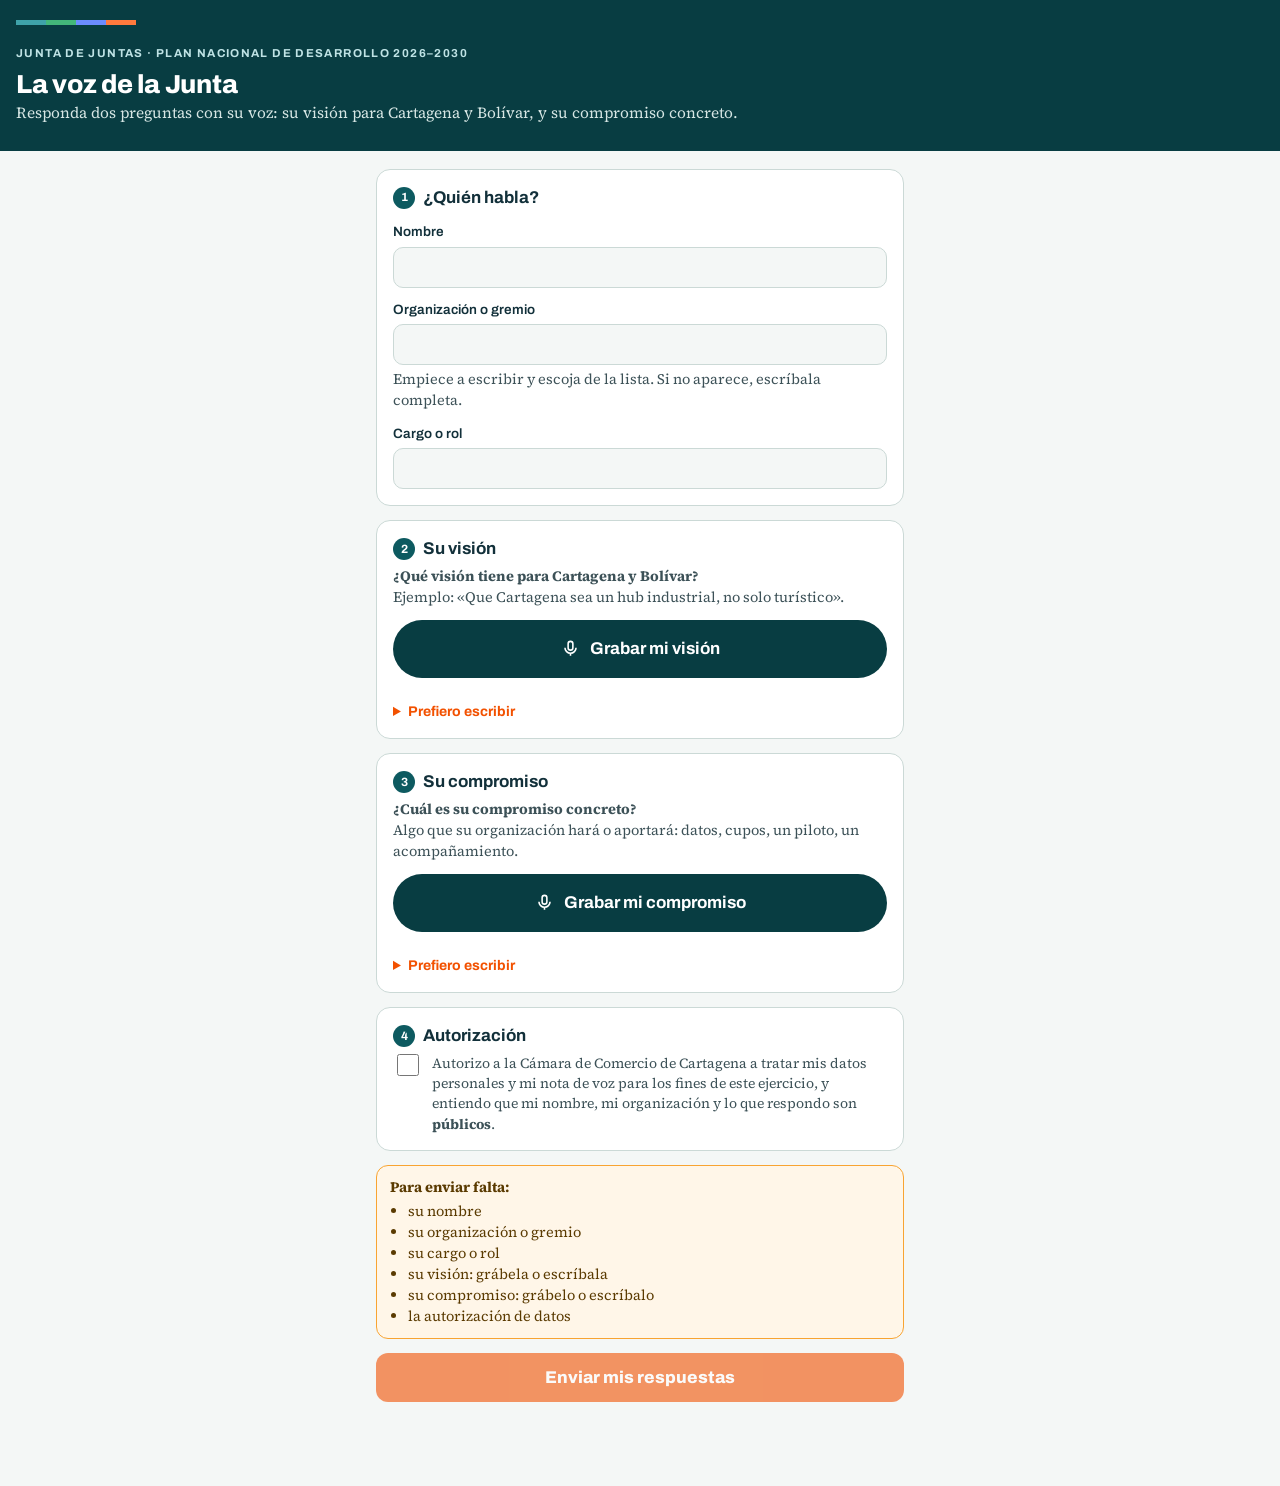
<file: index.html>
<!doctype html>
<html lang="es">
<head>
<meta charset="utf-8">
<meta name="viewport" content="width=device-width,initial-scale=1,viewport-fit=cover">
<title>La voz de la Junta</title>
<meta name="theme-color" content="#083D42">
<link rel="preconnect" href="https://fonts.googleapis.com"><link rel="preconnect" href="https://fonts.gstatic.com" crossorigin>
<link href="https://fonts.googleapis.com/css2?family=Archivo:wght@500;600;700;800&family=Source+Serif+4:wght@400;600&display=swap" rel="stylesheet">
<style>
:root{--p1:#0D5A60;--p1d:#083D42;--p2:#20975A;--acc:#F25100;--oro:#FFB600;--inv:#0038E3;--ink:#12303A;--ink2:#3C5157;--gris:#5A6B6E;--fondo:#F4F7F6;--crema:#EAF1EF;--sup:#FFFFFF;--linea:#CBD9D6;--mono:#E7EFED;--ok:#20975A;--bad:#B23A1A}
@media (prefers-color-scheme: dark){:root:not([data-theme="light"]){--p1:#3FA3AA;--p1d:#0B3A3F;--p2:#43B77A;--acc:#FF7A3D;--oro:#FFC43D;--inv:#6B8CFF;--ink:#DDE8E6;--ink2:#B9C9C6;--gris:#93A7A4;--fondo:#0E1D21;--crema:#14282D;--sup:#122428;--linea:#2A4348;--mono:#0B1518;--ok:#43B77A;--bad:#E86A45}}
:root[data-theme="dark"]{--p1:#3FA3AA;--p1d:#0B3A3F;--p2:#43B77A;--acc:#FF7A3D;--oro:#FFC43D;--inv:#6B8CFF;--ink:#DDE8E6;--ink2:#B9C9C6;--gris:#93A7A4;--fondo:#0E1D21;--crema:#14282D;--sup:#122428;--linea:#2A4348;--mono:#0B1518;--ok:#43B77A;--bad:#E86A45}
*{box-sizing:border-box}
body{margin:0;background:var(--fondo);color:var(--ink);font-family:"Source Serif 4",Georgia,serif;font-size:17px;line-height:1.45;-webkit-font-smoothing:antialiased}
h1,h2,h3,label,button,.ey,.chip,.nota,.pend,input,select,textarea{font-family:Archivo,"Helvetica Neue",Arial,sans-serif}
.top{background:#083D42;color:#fff;padding:20px 16px 26px}
.f4{display:grid;grid-template-columns:repeat(4,1fr);height:5px;width:120px;margin-bottom:14px}.f4 i:nth-child(1){background:#3FA3AA}.f4 i:nth-child(2){background:#43B77A}.f4 i:nth-child(3){background:#6B8CFF}.f4 i:nth-child(4){background:#FF7A3D}
.ey{font-size:11.5px;letter-spacing:.12em;text-transform:uppercase;font-weight:700;color:#BFE3E5}
.top h1{margin:6px 0 4px;font-size:26px;line-height:1.1;font-weight:800;letter-spacing:-.01em}
.top p{margin:0;color:#D6E6E4;font-size:15.5px}
main{max-width:560px;margin:0 auto;padding:18px 16px 60px}
.caja{background:var(--sup);border:1px solid var(--linea);border-radius:14px;padding:16px;margin-bottom:14px}
h2{font-size:17px;font-weight:700;margin:0 0 4px;display:flex;align-items:center;gap:8px}
h2 .n{width:22px;height:22px;border-radius:50%;background:var(--p1);color:#fff;font-size:12px;display:grid;place-items:center;flex:none}
.ayuda{font-size:14.5px;color:var(--ink2);margin:0 0 12px}
label{display:block;font-size:13.5px;font-weight:600;margin:12px 0 5px;color:var(--ink)}
label small{font-weight:500;color:var(--gris)}
input[type=text],textarea{width:100%;font-size:16.5px;padding:11px 12px;border:1.5px solid var(--linea);border-radius:10px;background:var(--fondo);color:var(--ink);font-weight:500}
textarea{min-height:96px;resize:vertical;font-family:"Source Serif 4",Georgia,serif;font-weight:400;line-height:1.4}
input:focus,textarea:focus{outline:2px solid var(--acc);outline-offset:1px;border-color:transparent}
.yo{display:flex;justify-content:space-between;align-items:center;gap:10px;font-family:Archivo,sans-serif;font-size:14.5px}
.yo b{display:block;font-size:16px}
.link{background:none;border:0;color:var(--acc);font-weight:700;font-size:14px;cursor:pointer;padding:6px 0}
.voz{display:flex;align-items:center;gap:12px;flex-wrap:wrap;margin-top:10px}
.grabar{display:flex;justify-content:center;width:100%;align-items:center;gap:10px;min-height:58px;font-size:17px!important;background:var(--p1d);color:#fff;border:0;border-radius:99px;padding:12px 18px;font-size:15.5px;font-weight:700;cursor:pointer}
.grabar svg{width:19px;height:19px;stroke:currentColor;fill:none;stroke-width:2}
.grabar.rec{background:var(--bad)}
.grabar.rec::before{content:"";width:9px;height:9px;border-radius:50%;background:#fff;animation:p 1s infinite}
@keyframes p{50%{opacity:.2}}
.tiempo{font-family:Archivo,sans-serif;font-weight:700;font-variant-numeric:tabular-nums;color:var(--ink2)}
.lista{display:flex;align-items:center;gap:10px;flex-wrap:wrap;font-family:Archivo,sans-serif;font-size:14px;background:var(--crema);border-radius:10px;padding:8px 12px;width:100%}
.lista audio{height:34px;max-width:100%}
.consent{display:flex;gap:10px;align-items:flex-start;font-size:14px;color:var(--ink2);margin:0}
.consent input{width:22px;height:22px;flex:none;margin-top:1px;accent-color:#0D5A60}
.falta{margin:0 0 10px;padding:11px 13px;border-radius:12px;background:#FFF6E8;border:1.5px solid #F8A432;font-size:14.5px;line-height:1.45;color:#5A3A00}
.falta b{display:block;margin-bottom:3px;font-weight:700}
.falta ul{margin:0;padding-left:18px}
.enviar:disabled{opacity:.45;cursor:not-allowed}
.caja.pide{box-shadow:0 0 0 2px #F8A432 inset}
.consent label{font-family:"Source Serif 4",Georgia,serif;font-weight:400;font-size:14px;margin:0;color:var(--ink2)}
.enviar{width:100%;background:#F25100;color:#fff;border:0;border-radius:12px;padding:15px;font-size:17px;font-weight:800;cursor:pointer;margin-top:4px}
.enviar:disabled{opacity:.6}
.err{color:var(--bad);font-family:Archivo,sans-serif;font-size:14px;font-weight:600;margin:10px 0 0;min-height:1em}
.nota{font-size:13px;background:var(--oro);color:#12303A;border-radius:8px;padding:8px 12px;margin-bottom:14px;font-weight:600}
.pend{font-size:13px;color:var(--ink2);background:var(--crema);border-radius:8px;padding:8px 12px;margin-bottom:14px}
.gracias{text-align:center;padding:28px 18px}
.gracias .ok{width:58px;height:58px;border-radius:50%;background:var(--p2);display:grid;place-items:center;margin:0 auto 12px}
.gracias .ok svg{width:30px;height:30px;stroke:#fff;fill:none;stroke-width:2.6}
.gracias h2{justify-content:center;font-size:22px}
.btn2{background:var(--sup);border:1.5px solid var(--linea);color:var(--ink);border-radius:12px;padding:12px 16px;font-size:15px;font-weight:700;cursor:pointer;margin-top:14px}
.escr{font-family:Archivo,sans-serif;font-weight:700;font-size:14px;color:var(--acc);cursor:pointer}
textarea{margin-top:8px}
[hidden]{display:none!important}
</style>
</head>
<body>
<header class="top">
  <div class="f4"><i></i><i></i><i></i><i></i></div>
  <span class="ey">Junta de Juntas · Plan Nacional de Desarrollo 2026–2030</span>
  <h1>La voz de la Junta</h1>
  <p>Responda dos preguntas con su voz: su visión para Cartagena y Bolívar, y su compromiso concreto.</p>
</header>
<main>
  <div class="nota" id="modoPrueba" hidden>Modo de prueba: esta página todavía no está conectada y no guarda respuestas.</div>
  <div class="pend" id="pend" hidden></div>

  <form id="form" novalidate>
    <section class="caja">
      <h2><span class="n">1</span>¿Quién habla?</h2>
      <div id="yoVista" class="yo" hidden><span><b id="yoNom"></b><span id="yoOrg"></span></span><button type="button" class="link" id="yoCambiar">Cambiar</button></div>
      <div id="yoForm">
        <label for="nombre">Nombre</label><input type="text" id="nombre" autocomplete="name" maxlength="120" required>
        <label for="org">Organización o gremio</label><input type="text" id="org" list="orgs" autocomplete="off" maxlength="160" required>
        <p class="ayuda" style="margin:4px 0 0">Empiece a escribir y escoja de la lista. Si no aparece, escríbala completa.</p>
        <label for="rol">Cargo o rol</label><input type="text" id="rol" autocomplete="organization-title" maxlength="120" required>
      </div>
    </section>

    <section class="caja" data-parte="vision">
      <h2><span class="n">2</span>Su visión</h2>
      <p class="ayuda"><b>¿Qué visión tiene para Cartagena y Bolívar?</b><br>Ejemplo: «Que Cartagena sea un hub industrial, no solo turístico».</p>
      <div class="voz">
        <button type="button" class="grabar"><svg viewBox="0 0 24 24"><rect x="9" y="3" width="6" height="11" rx="3"/><path d="M5 11a7 7 0 0 0 14 0M12 18v3"/></svg><span>Grabar mi visión</span></button>
        <span class="tiempo"></span>
        <div class="lista" hidden><span class="listaTxt"></span><audio controls preload="none"></audio><button type="button" class="link borrar">Borrar</button></div>
      </div>
      <details style="margin-top:12px"><summary class="escr">Prefiero escribir</summary><textarea aria-label="Su visión por escrito" maxlength="3000"></textarea></details>
    </section>

    <section class="caja" data-parte="compromiso">
      <h2><span class="n">3</span>Su compromiso</h2>
      <p class="ayuda"><b>¿Cuál es su compromiso concreto?</b><br>Algo que su organización hará o aportará: datos, cupos, un piloto, un acompañamiento.</p>
      <div class="voz">
        <button type="button" class="grabar"><svg viewBox="0 0 24 24"><rect x="9" y="3" width="6" height="11" rx="3"/><path d="M5 11a7 7 0 0 0 14 0M12 18v3"/></svg><span>Grabar mi compromiso</span></button>
        <span class="tiempo"></span>
        <div class="lista" hidden><span class="listaTxt"></span><audio controls preload="none"></audio><button type="button" class="link borrar">Borrar</button></div>
      </div>
      <details style="margin-top:12px"><summary class="escr">Prefiero escribir</summary><textarea aria-label="Su compromiso por escrito" maxlength="3000"></textarea></details>
    </section>

    <p class="ayuda" id="sinMic" hidden>Este teléfono no permite grabar desde la página. Use «Prefiero escribir» o dicte con el micrófono del teclado.</p>

    <section class="caja">
      <h2><span class="n">4</span>Autorización</h2>
      <div class="consent"><input type="checkbox" id="acepto"><label for="acepto" id="lAcepto"></label></div>
    </section>

    <div class="falta" id="falta" hidden></div>
    <button class="enviar" id="enviar" type="submit">Enviar mis respuestas</button>
    <p class="err" id="err" role="alert"></p>
  </form>
  <datalist id="orgs"><option value="Cámara de Comercio de Cartagena"><option value="Consejo Gremial de Bolívar"><option value="Congresistas de Bolívar"><option value="Alcaldía de Cartagena de Indias"><option value="Gobernación de Bolívar"><option value="ACOPI Bolívar"><option value="Afinia Grupo EPM"><option value="ANATO Noroccidente"><option value="Asociación Náutica de Colombia"><option value="ANDI Más País (Seccional Bolívar)"><option value="ASOTELCA"><option value="CAMACOL Bolívar"><option value="Convention &amp; Visitors Bureau"><option value="Comfenalco"><option value="Cotelco"><option value="Fenalco Bolívar"><option value="FENDIPETROLEO"><option value="FITAC"><option value="Fundación Santo Domingo"><option value="Fundación Serena del Mar"><option value="Fundación Tenaris TuboCaribe"><option value="Grupo Argos Fundación"><option value="Lonja de Propiedad Raíz"><option value="Ruta Costera | Isa VÍAS"><option value="SIAB"><option value="Sociedad de Mejoras Públicas"><option value="Undetco"><option value="Agrem"><option value="Acodrés"><option value="Fundación Centro Histórico"><option value="Analdex"><option value="Agentucol"><option value="Amcham Cartagena"><option value="Asonav"><option value="Traso"><option value="Fundación Grupo Social"><option value="Riescar (Universidades Cartagena)"><option value="Asiesca (Universidades Caribe)"><option value="Basc"><option value="Cámara Marítima Colombiana"><option value="Armcol"><option value="Círculo de Obreros"><option value="CCI"><option value="Funcicar"><option value="Cartagena Cómo Vamos"><option value="Comisión Regional de Competitividad"><option value="Invest In Cartagena &amp; Bolívar"><option value="Comité Intergremial del Atlántico"><option value="CTP Cartagena"><option value="RAP Caribe"><option value="CUEE"><option value="Fundación Puerto de Cartagena"><option value="Sacyr"><option value="Oinac"><option value="Odinsa"><option value="Puerto de Cartagena"><option value="Refinería"><option value="Cementos Argos"><option value="PDP Canal del Dique"><option value="Diálogo Social"></datalist>

  <section class="caja gracias" id="gracias" hidden>
    <div class="ok"><svg viewBox="0 0 24 24"><path d="M5 12.5l4.5 4.5L19 7"/></svg></div>
    <h2>Recibimos sus respuestas</h2>
    <p class="ayuda" id="grTxt" style="margin:6px auto 0;max-width:34ch"></p>
  </section>
</main>

<script>
/* ============ CONFIGURACIÓN ============ */
const CONFIG={
  url:"https://script.google.com/macros/s/AKfycbyGne7zqC6WsRhywjNrPFvM1GsaRNVbkY_5feZUfxIo1v6_zJseTKpN5iVygE64d7zJ/exec",            // URL del Apps Script (termina en /exec). Vacía = modo de prueba (no guarda).
  maxSeg:60,         // duración máxima de cada nota de voz
  esperaSeg:60,      // espera mínima por la respuesta del servidor; con audio se suma tiempo según el tamaño
  ronda:"junta-2026-09-25",  // la marca de "ya respondió" vale para esta ronda; cambiarla deja responder de nuevo en todos los teléfonos
  /* ---- Responsable del tratamiento (Ley 1581 de 2012) ----
     Datos tomados de cccartagena.org.co/es/proteccion-de-datos-personales.
     Hoy el formulario solo muestra `entidad`, en la casilla de autorización. */
  entidad:"la Cámara de Comercio de Cartagena",
  entidadLegal:"Cámara de Comercio de Cartagena",
  direccion:"Manga, Calle 28 No. 27-23, Edificio Seaport 3, Cartagena, Bolívar",
  telefono:"(+57) 605 642 8999",
  pqrsdUrl:"https://www.cccartagena.org.co/pqrsd",
  politicaUrl:"https://www.cccartagena.org.co/recursos/docs/pdfs/manual-de-politicas-de-proteccion-de-datos-personales.pdf",
  evento:"la Junta de Juntas del Plan Nacional de Desarrollo 2026-2030"
};

const $=s=>document.querySelector(s);
const ls={get(k,d){try{const v=localStorage.getItem(k);return v?JSON.parse(v):d}catch(e){return d}},set(k,v){try{localStorage.setItem(k,JSON.stringify(v));return true}catch(e){return false}},del(k){try{localStorage.removeItem(k)}catch(e){}}};
const Q=(()=>{try{return new URLSearchParams(location.search)}catch(e){return {get:()=>null}}})();
/* ?ensayo=1  respuestas de ensayo: su id empieza por "prueba-" (borrarPruebas() las limpia) y no bloquean el teléfono.
   ?reiniciar=1  quita la marca de "ya respondió" de este teléfono (para quien probó el formulario). */
const ENSAYO=Q.get("ensayo")==="1";
const YA_KEY="vozEnviado:"+CONFIG.ronda;
if(Q.get("reiniciar")==="1"){ls.del(YA_KEY);ls.del("vozEnviado");try{history.replaceState(null,"",location.pathname+(ENSAYO?"?ensayo=1":""))}catch(e){}}
if(!CONFIG.url)$("#modoPrueba").hidden=false;
if(ENSAYO){const n=$("#modoPrueba");n.hidden=false;n.textContent="Modo ensayo: esta respuesta llega al sistema marcada como prueba y se borra con borrarPruebas(). No bloquea el teléfono."}

/* ============ AUTORIZACIÓN DE DATOS (Ley 1581 de 2012) ============
   Este ejercicio es público: lo que la persona diga se proyecta en la sala y
   entra en los documentos de incidencia. Por eso la casilla lo dice de frente. */
$("#lAcepto").innerHTML=`Autorizo a ${CONFIG.entidad} a tratar mis datos personales y mi nota de voz para los fines de este ejercicio, y entiendo que mi nombre, mi organización y lo que respondo son <b>públicos</b>.`;

/* ============ IDENTIFICACIÓN ============ */
function pintaYo(){const y=ls.get("vozYo",null);
  if(y&&y.nombre&&y.organizacion){$("#nombre").value=y.nombre;$("#org").value=y.organizacion;$("#rol").value=y.rol||"";
    $("#yoNom").textContent=y.nombre;$("#yoOrg").textContent=y.organizacion+(y.rol?" · "+y.rol:"");$("#yoVista").hidden=false;$("#yoForm").hidden=true}
  else{$("#yoVista").hidden=true;$("#yoForm").hidden=false}}
$("#yoCambiar").onclick=()=>{$("#yoVista").hidden=true;$("#yoForm").hidden=false;$("#nombre").focus()};

/* ============ UNA RESPUESTA POR TELÉFONO ============
   Es un freno, no una garantía: sirve para los reenvíos por error. La marca vale solo para
   CONFIG.ronda, así los teléfonos que se usaron en el ensayo pueden responder el día del evento. */
function yaRespondio(){return !ENSAYO&&!!ls.get(YA_KEY,null)}
function mostrarYaRespondio(){
  $("#form").hidden=true;$("#gracias").hidden=false;
  $("#grTxt").textContent="Ya recibimos una respuesta desde este teléfono. Gracias por participar.";
  window.scrollTo(0,0)}

/* ============ COLA DE ENVÍO ============
   Cada respuesta se guarda en el teléfono ANTES de enviarse y se borra solo cuando el servidor
   confirma que la recibió. Se guarda en IndexedDB (aguanta dos notas de voz sin problema); si el
   navegador no lo permite, en localStorage; y si tampoco, en memoria (entonces no se debe cerrar la página). */
const Cola=(()=>{
  let db=null,modo="mem";const mem=new Map();
  const listo=new Promise(res=>{
    let hecho=false;const fin=()=>{if(!hecho){hecho=true;res()}};
    try{
      const r=indexedDB.open("vozJunta",1);
      r.onupgradeneeded=()=>{try{r.result.createObjectStore("cola",{keyPath:"id"})}catch(e){}};
      r.onsuccess=()=>{db=r.result;modo="idb";fin()};
      r.onerror=r.onblocked=()=>fin();
    }catch(e){fin()}
    setTimeout(fin,2500);
  });
  const tx=(m,f)=>new Promise((res,rej)=>{try{const t=db.transaction("cola",m);const s=t.objectStore("cola");const out=f(s);t.oncomplete=()=>res(out&&out.result);t.onerror=t.onabort=()=>rej(t.error)}catch(e){rej(e)}});
  const lsCola=()=>ls.get("vozCola2",[])||[];
  async function todas(){await listo;
    let l=[];
    if(db){try{l=await tx("readonly",s=>s.getAll())||[]}catch(e){l=[]}}
    lsCola().forEach(p=>{if(!l.some(x=>x.id===p.id))l.push(p)});
    mem.forEach(p=>{if(!l.some(x=>x.id===p.id))l.push(p)});
    return l.sort((a,b)=>String(a.cliente).localeCompare(String(b.cliente)))}
  async function poner(p){await listo;
    if(db){try{await tx("readwrite",s=>s.put(p));mem.delete(p.id);return "idb"}catch(e){}}
    const c=lsCola().filter(x=>x.id!==p.id).concat([p]);
    if(ls.set("vozCola2",c)){mem.delete(p.id);return "ls"}
    mem.set(p.id,p);return "mem"}
  async function quitar(id){await listo;
    if(db){try{await tx("readwrite",s=>s.delete(id))}catch(e){}}
    const c=lsCola();if(c.some(x=>x.id===id))ls.set("vozCola2",c.filter(x=>x.id!==id));
    mem.delete(id)}
  async function tiene(id){return (await todas()).some(p=>p.id===id)}
  /* lo que haya dejado pendiente la versión anterior del formulario también se envía */
  async function migrar(){const v=ls.get("vozCola",null);if(Array.isArray(v)&&v.length){for(const p of v){if(p&&p.id)await poner(p)}}ls.del("vozCola")}
  return {todas,poner,quitar,tiene,migrar,soloMemoria:()=>mem.size>0};
})();

/* Solo cuenta como enviada si el servidor responde {ok:true}. Cualquier otra cosa —un error,
   una página de Google en vez de JSON, o nada después del tiempo de espera— la deja en la cola.
   Reenviar no duplica: el servidor descarta las repetidas por su id. */
const cuerpo=p=>JSON.stringify(p,(k,v)=>k.charAt(0)==="_"?undefined:v);
async function mandar(p){
  if(!CONFIG.url){await new Promise(r=>setTimeout(r,600));console.log("[modo prueba]",p.nombre,Object.keys(p));return true}
  const body=cuerpo(p);
  /* con audio, más tiempo: 1 s por cada 25 KB, para que una red lenta pero viva alcance a subirlo */
  const espera=(CONFIG.esperaSeg+Math.ceil(body.length/25000))*1000;
  const ctl=window.AbortController?new AbortController():null;
  const t=ctl?setTimeout(()=>ctl.abort(),espera):0;
  try{const r=await fetch(CONFIG.url,{method:"POST",headers:{"Content-Type":"text/plain;charset=utf-8"},body,signal:ctl?ctl.signal:undefined});
    const j=await r.json().catch(()=>null);return !!(j&&j.ok)}
  catch(e){
    /* Error de red o de CORS. Si el mismo envío falla así tres veces, puede ser que el
       navegador no deje leer la respuesta: se manda sin leerla (no-cors) como respaldo.
       Como a ciegas no se sabe si llegó, se repite en tres ciclos distintos antes de soltarla
       (el servidor descarta las repetidas); si entretanto el envío normal responde, mejor. */
    if(e&&e.name==="AbortError")return false;
    if(navigator.onLine===false)return false;
    p._fallasRed=(p._fallasRed||0)+1;
    if(p._fallasRed<3)return false;
    try{await fetch(CONFIG.url,{method:"POST",mode:"no-cors",headers:{"Content-Type":"text/plain;charset=utf-8"},body})}catch(e2){return false}
    p._ciegos=(p._ciegos||0)+1;
    return p._ciegos>=3;
  }
  finally{clearTimeout(t)}
}
let vaciando=null,otraVez=false,esperandoCola=false,pendientes=0,enviandoForm=false;
function vaciar(){
  if(vaciando){otraVez=true;return vaciando}
  vaciando=(async()=>{
    do{otraVez=false;
      const lista=await Cola.todas();
      for(const p of lista){
        if(!(await mandar(p))){await Cola.poner(p);break}   /* guarda el conteo de fallas */
        await Cola.quitar(p.id);
      }
    }while(otraVez);
  })().catch(()=>{}).finally(()=>{vaciando=null;pintaPend()});
  return vaciando}
async function pintaPend(){
  const n=(await Cola.todas()).length;pendientes=n;
  const el=$("#pend");el.hidden=!n;
  el.textContent=n?`${n} respuesta${n>1?"s":""} pendiente${n>1?"s":""} de envío por la conexión. Se reintenta sola${Cola.soloMemoria()?"; no cierre esta página":""}.`:"";
  if(!n&&esperandoCola){esperandoCola=false;$("#grTxt").textContent="Listo: sus respuestas ya llegaron. En un par de minutos quedan transcritas y ubicadas en las palancas del sistema."}
}
/* reintento cada 10 a 20 s, al azar, para que los teléfonos que fallaron juntos no vuelvan a llegar juntos */
(function reintenta(){setTimeout(()=>{vaciar().finally(reintenta)},10000+Math.random()*10000)})();
addEventListener("online",()=>vaciar());
document.addEventListener("visibilitychange",()=>{if(document.visibilityState==="visible")vaciar()});
addEventListener("beforeunload",e=>{if(pendientes>0){e.preventDefault();e.returnValue=""}});

/* ============ GRABACIÓN (una por pregunta) ============ */
const MIMES=["audio/webm;codecs=opus","audio/mp4","audio/webm","audio/ogg;codecs=opus"];
const puedeGrabar=!!(navigator.mediaDevices&&navigator.mediaDevices.getUserMedia&&window.MediaRecorder&&window.isSecureContext);
const enApp=/FBAN|FBAV|Instagram|Line\/|WhatsApp|Twitter|TikTok|; wv\)/i.test(navigator.userAgent||"");
const MSG_MIC="No se pudo usar el micrófono. Revise el permiso del navegador"+(enApp?", o abra este enlace en Safari o Chrome":"")+". También puede escribir su respuesta.";
const fmt=s=>Math.floor(s/60)+":"+String(Math.floor(s%60)).padStart(2,"0");
const PARTES={};let grabando=null;
document.querySelectorAll("[data-parte]").forEach(sec=>{
  const k=sec.dataset.parte,btn=sec.querySelector(".grabar"),lbl=btn.querySelector("span"),txt0=lbl.textContent;
  const lista=sec.querySelector(".lista"),reproductor=sec.querySelector("audio"),tiempo=sec.querySelector(".tiempo");
  const st={audio:null,rec:null,sec,btn,iniciando:false,url:null};PARTES[k]=st;
  const abrirEscribir=()=>{const d=sec.querySelector("details");if(d)d.open=true};
  if(!puedeGrabar){btn.hidden=true;$("#sinMic").hidden=false;if(enApp)$("#sinMic").textContent="Este navegador no permite grabar. Abra el enlace en Safari o Chrome, o use «Prefiero escribir».";abrirEscribir();return}
  const muestra=()=>{lista.hidden=!st.audio;lbl.textContent=st.audio?"Grabar de nuevo":txt0};
  st.parar=()=>{try{if(st.rec&&st.rec.state==="recording")st.rec.stop()}catch(e){}};
  btn.onclick=async()=>{
    if(st.rec&&st.rec.state==="recording"){st.parar();return}
    if(st.iniciando)return;
    if(grabando){$("#err").textContent="Termine primero la otra grabación.";return}
    $("#err").textContent="";st.iniciando=true;
    let stream;
    try{stream=await navigator.mediaDevices.getUserMedia({audio:{echoCancellation:true,noiseSuppression:true,autoGainControl:true}})}
    catch(e){
      /* solo se vuelve a pedir si fallaron las opciones de audio; si la persona negó el permiso, no se le insiste */
      const reintento=e&&(e.name==="OverconstrainedError"||e.name==="TypeError");
      try{if(!reintento)throw e;stream=await navigator.mediaDevices.getUserMedia({audio:true})}catch(e2){st.iniciando=false;$("#err").textContent=MSG_MIC;abrirEscribir();return}}
    const mime=MIMES.find(m=>{try{return MediaRecorder.isTypeSupported(m)}catch(e){return false}})||"";
    try{st.rec=new MediaRecorder(stream,mime?{mimeType:mime,audioBitsPerSecond:32000}:{})}
    catch(e){try{st.rec=new MediaRecorder(stream)}catch(e2){st.iniciando=false;stream.getTracks().forEach(t=>t.stop());$("#err").textContent=MSG_MIC;abrirEscribir();return}}
    const chunks=[],t0=Date.now();let timer;grabando=k;st.iniciando=false;
    /* si el micrófono se corta (una llamada entrante, otra app), se guarda lo grabado */
    stream.getAudioTracks().forEach(t=>{t.onended=st.parar});
    st.rec.ondataavailable=e=>{if(e.data&&e.data.size)chunks.push(e.data)};
    st.rec.onerror=()=>st.parar();
    st.rec.onstop=()=>{clearInterval(timer);grabando=null;stream.getTracks().forEach(t=>t.stop());
      btn.classList.remove("rec");tiempo.textContent="";
      const seg=Math.max(1,Math.round((Date.now()-t0)/1000)),tipo=(st.rec.mimeType||mime||"audio/webm").split(";")[0],blob=new Blob(chunks,{type:tipo});
      /* una grabación vacía no borra la anterior */
      if(blob.size<800){$("#err").textContent="La grabación quedó vacía. Intente de nuevo, o escriba su respuesta.";muestra();revisa();return}
      const fr=new FileReader();
      fr.onerror=()=>{$("#err").textContent="No se pudo leer la grabación. Intente de nuevo.";muestra();revisa()};
      fr.onload=()=>{
        st.audio={base64:String(fr.result).split(",")[1],mime:tipo,seg};
        if(st.url)try{URL.revokeObjectURL(st.url)}catch(e){}
        st.url=URL.createObjectURL(blob);reproductor.src=st.url;
        sec.querySelector(".listaTxt").textContent="Nota de voz lista · "+fmt(seg);
        sec.classList.remove("pide");$("#err").textContent="";muestra();revisa()};
      fr.readAsDataURL(blob)};
    try{st.rec.start(1000)}catch(e){grabando=null;stream.getTracks().forEach(t=>t.stop());$("#err").textContent=MSG_MIC;abrirEscribir();return}
    btn.classList.add("rec");lbl.textContent="Detener";lista.hidden=true;
    timer=setInterval(()=>{const s=(Date.now()-t0)/1000;tiempo.textContent=fmt(s)+" / "+fmt(CONFIG.maxSeg);if(s>=CONFIG.maxSeg)st.parar()},250);
  };
  sec.querySelector(".borrar").onclick=()=>{st.audio=null;reproductor.removeAttribute("src");if(st.url)try{URL.revokeObjectURL(st.url)}catch(e){}st.url=null;muestra();revisa()};
});
/* si la persona sale de la página mientras graba (iPhone corta el micrófono), se guarda lo grabado */
document.addEventListener("visibilitychange",()=>{if(document.visibilityState==="hidden")Object.values(PARTES).forEach(st=>st.parar&&st.parar())});

/* ============ TODOS LOS CAMPOS SON OBLIGATORIOS ============ */
/* Nada se envía hasta que estén el nombre, la organización, el cargo, la visión, el compromiso
   y la autorización. El botón queda apagado mientras falte algo. */
const ETIQUETA={vision:"su visión: grábela o escríbala",compromiso:"su compromiso: grábelo o escríbalo"};
const limpio=s=>String(s||"").replace(/\s+/g," ").trim();
function faltantes(){
  const f=[];
  if(!limpio($("#nombre").value))f.push(["nombre","su nombre"]);
  if(!limpio($("#org").value))f.push(["org","su organización o gremio"]);
  if(!limpio($("#rol").value))f.push(["rol","su cargo o rol"]);
  for(const [k,st] of Object.entries(PARTES)){
    const texto=(st.sec.querySelector("textarea")||{}).value||"";
    if(!texto.trim()&&!st.audio)f.push([k,ETIQUETA[k]]);
  }
  if(!$("#acepto").checked)f.push(["acepto","la autorización de datos"]);
  return f;
}
function revisa(){
  const f=faltantes(),caja=$("#falta");
  $("#enviar").disabled=f.length>0||enviandoForm;
  if(!f.length){caja.hidden=true;caja.innerHTML="";return}
  caja.hidden=false;
  caja.innerHTML="<b>Para enviar falta:</b><ul>"+f.map(x=>"<li>"+x[1]+"</li>").join("")+"</ul>";
}
["#nombre","#org","#rol"].forEach(sel=>{$(sel).addEventListener("input",revisa)});
$("#acepto").addEventListener("change",revisa);
document.querySelectorAll("[data-parte] textarea").forEach(t=>t.addEventListener("input",()=>{t.closest("[data-parte]").classList.remove("pide");revisa()}));

/* ============ ENVÍO ============ */
function nuevoId(){
  if(window.crypto&&crypto.randomUUID)return crypto.randomUUID();
  const b=new Uint8Array(16);(window.crypto||{getRandomValues:a=>a.map(()=>Math.random()*256|0)}).getRandomValues(b);
  const h=[...b].map(x=>x.toString(16).padStart(2,"0")).join("");
  return h.slice(0,8)+"-"+h.slice(8,12)+"-"+h.slice(12,16)+"-"+h.slice(16,20)+"-"+h.slice(20);
}
$("#form").onsubmit=async e=>{
  e.preventDefault();const err=$("#err");err.textContent="";
  if(enviandoForm)return;
  if(yaRespondio()){mostrarYaRespondio();return}
  if(grabando){err.textContent="Detenga la grabación antes de enviar.";return}
  const nombre=limpio($("#nombre").value),org=limpio($("#org").value),rol=limpio($("#rol").value);
  if(!nombre||!org||!rol){err.textContent="Escriba su nombre, su organización y su cargo.";$("#yoForm").hidden=false;$("#yoVista").hidden=true;$("#nombre").focus();revisa();return}
  const resp={};
  for(const [k,st] of Object.entries(PARTES)){const texto=st.sec.querySelector("textarea").value.trim();
    if(!texto&&!st.audio){err.textContent=k==="vision"?"Falta su visión: grábela o escríbala.":"Falta su compromiso: grábelo o escríbalo.";st.sec.classList.add("pide");st.sec.scrollIntoView({behavior:"smooth",block:"center"});revisa();return}
    resp[k]={texto,audio:st.audio}}
  if(!$("#acepto").checked){err.textContent="Para enviar, marque la autorización de datos.";$("#acepto").focus();revisa();return}
  document.querySelectorAll(".caja.pide").forEach(c=>c.classList.remove("pide"));
  enviandoForm=true;$("#enviar").disabled=true;$("#enviar").textContent="Enviando…";
  try{
    ls.set("vozYo",{nombre,organizacion:org,rol});
    const id=(ENSAYO?"prueba-":"")+nuevoId();
    const p={id,nombre,organizacion:org,rol,vision:resp.vision,compromiso:resp.compromiso,consentimiento:true,cliente:new Date().toISOString(),formulario:"3"};
    if(CONFIG.url&&!ENSAYO)ls.set(YA_KEY,{id,fecha:p.cliente});
    /* primero queda guardada en el teléfono; después se envía */
    await Cola.poner(p);
    if(navigator.onLine!==false)await vaciar();
    const ok=!(await Cola.tiene(id));
    esperandoCola=!ok;
    $("#form").hidden=true;$("#gracias").hidden=false;
    $("#grTxt").textContent=ok
      ?(ENSAYO?"Respuesta de ensayo recibida.":"En un par de minutos sus respuestas quedan transcritas y ubicadas en las palancas del sistema.")
      :"La conexión está lenta: sus respuestas quedaron guardadas en este teléfono y se enviarán solas"+(Cola.soloMemoria()?". No cierre esta página.":".");
    window.scrollTo(0,0);
  }finally{enviandoForm=false;$("#enviar").textContent="Enviar mis respuestas";revisa();pintaPend()}
};
pintaYo();revisa();
Cola.migrar().then(()=>{pintaPend();vaciar()});
if(yaRespondio())mostrarYaRespondio();
</script>
</body>
</html>
</file>
